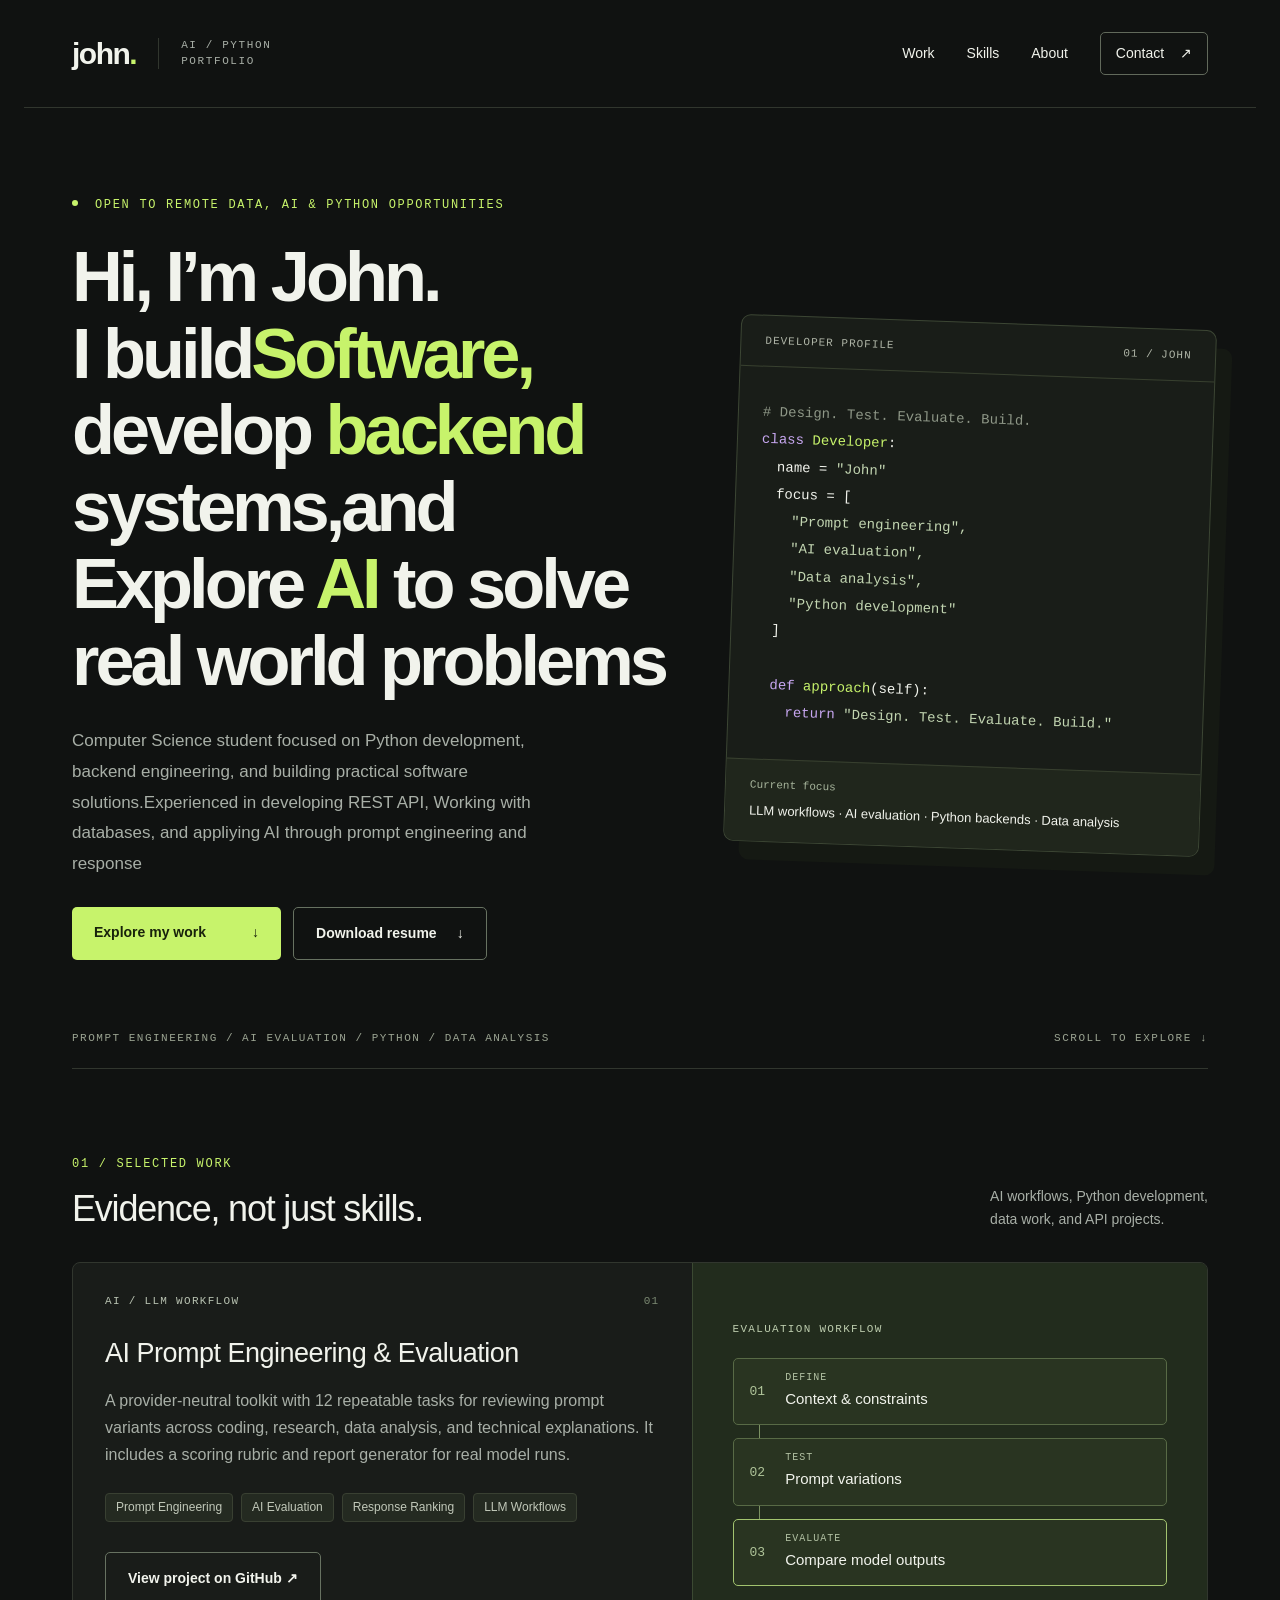
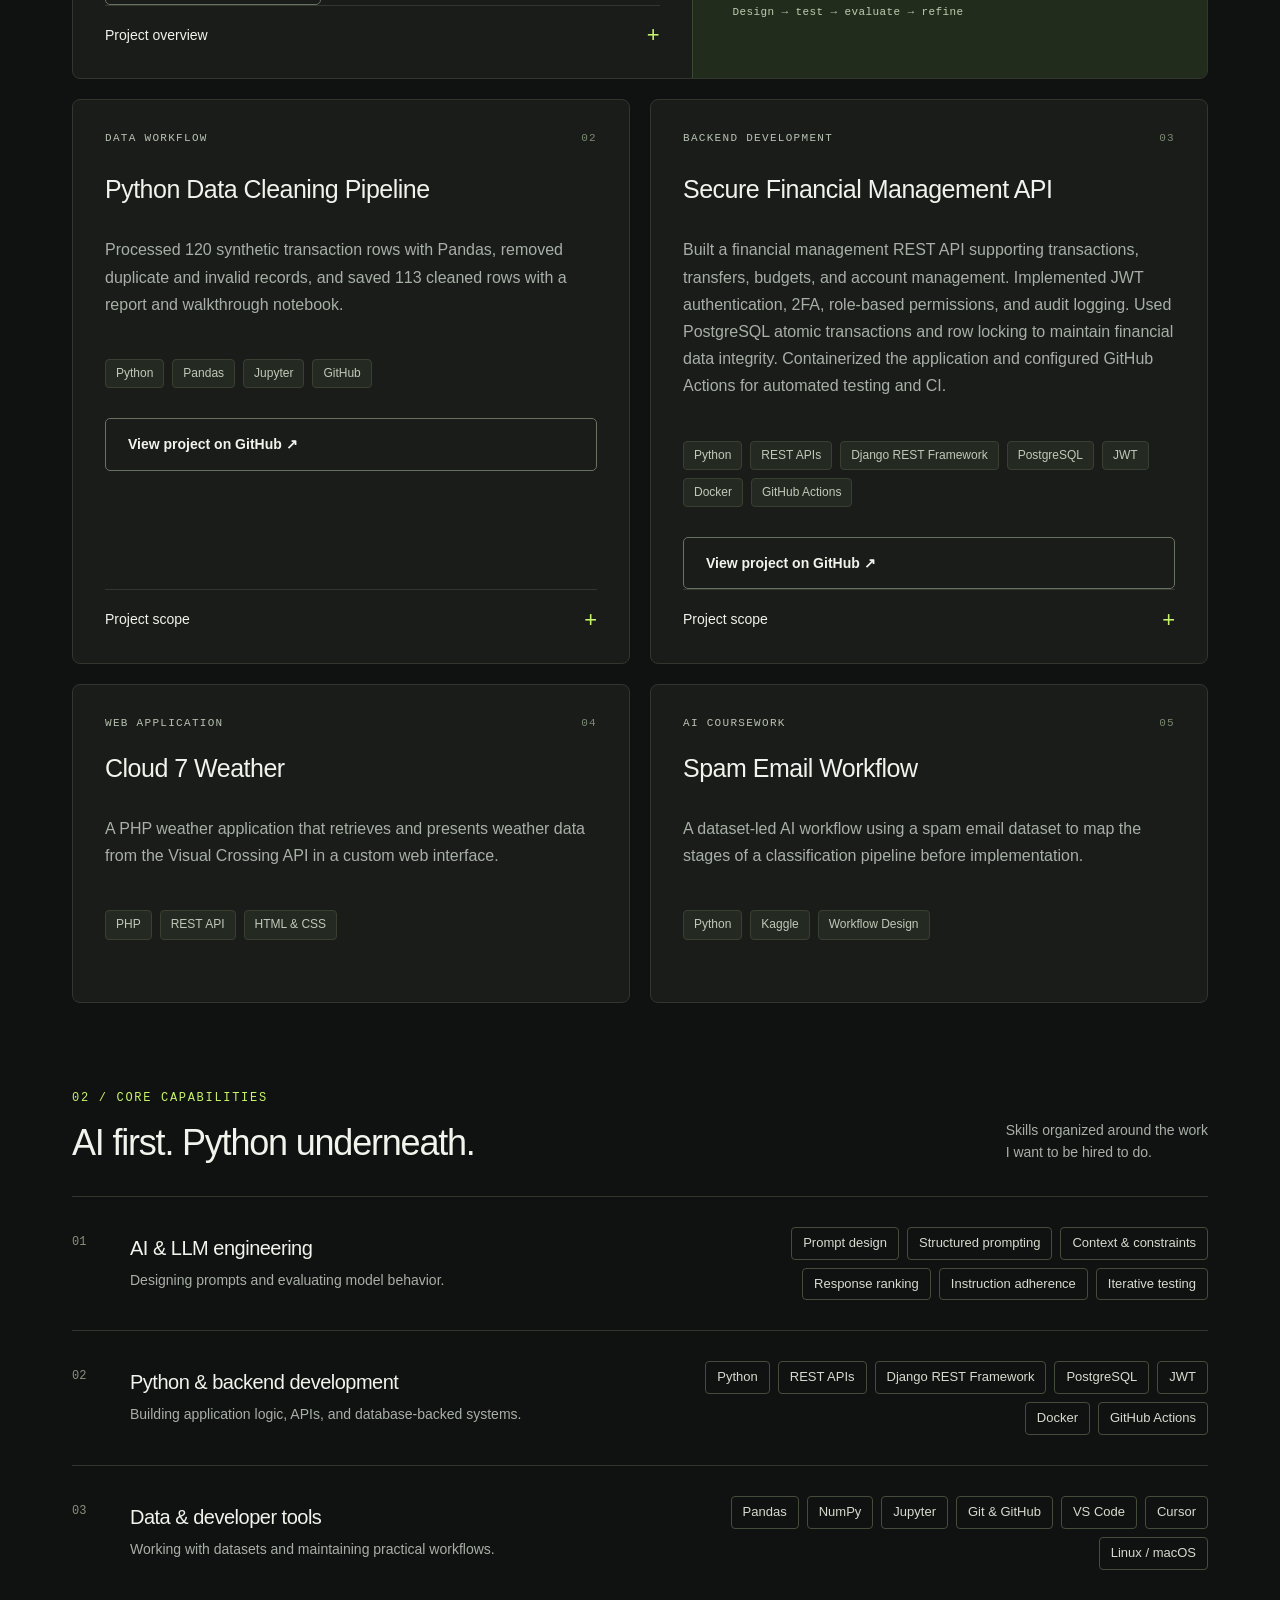
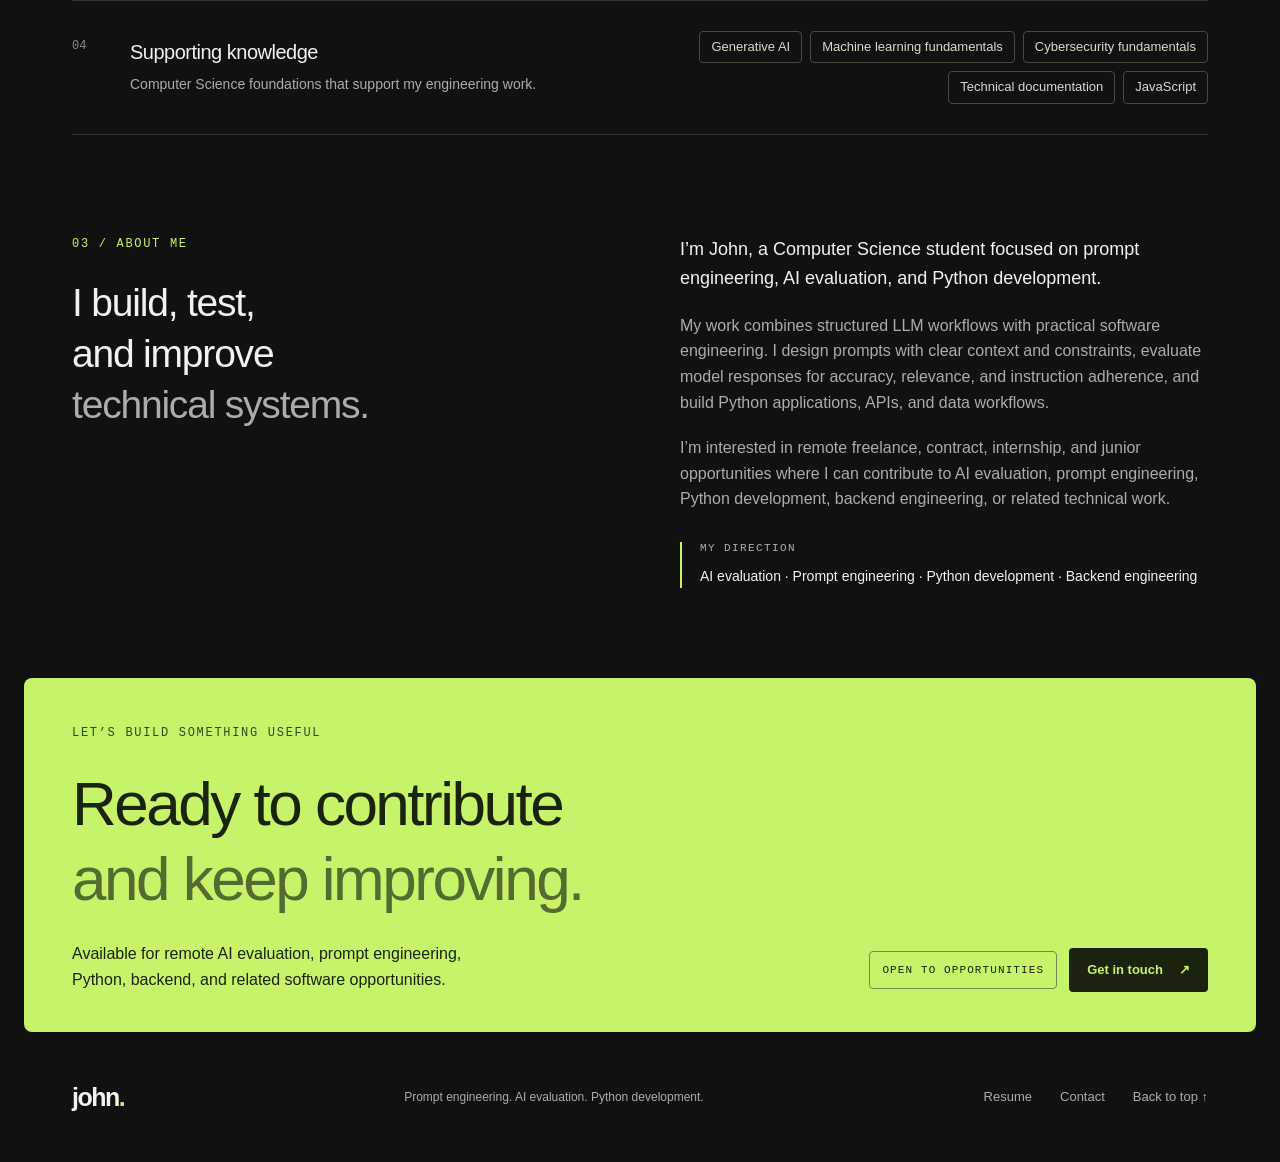
<file: index.html>
<!doctype html>
<html lang="en">
  <head>
    <meta charset="utf-8" />
    <meta name="viewport" content="width=device-width, initial-scale=1" />
    <meta name="theme-color" content="#101211" />
    <title>
      John Okutachi — Prompt Engineer | AI Evaluation | Python Developer
    </title>
    <meta
      name="description"
      content="John Okutachi is a Computer Science student focused on prompt engineering, AI evaluation, Python development, backend APIs, and practical data workflows."
    />
    <link
      rel="icon"
      type="image/svg+xml"
      href="data:image/svg+xml,%3Csvg xmlns='http://www.w3.org/2000/svg' viewBox='0 0 40 40'%3E%3Crect width='40' height='40' rx='9' fill='%23c7f36b'/%3E%3Ctext x='12' y='29' font-family='Arial' font-weight='bold' font-size='28' fill='%23101211'%3EJ%3C/text%3E%3C/svg%3E"
    />
    <link rel="stylesheet" href="style.css?v=ai-portfolio" />
  </head>
  <body>
    <a class="skip" href="#main">Skip to content</a>
    <header class="wrap">
      <a class="brand" href="#" aria-label="John home"
        >john<span>.</span><small>AI / PYTHON PORTFOLIO</small></a
      >
      <nav aria-label="Main navigation">
        <a href="#work">Work</a><a href="#skills">Skills</a
        ><a href="#about">About</a
        ><a class="nav-contact" href="contact.html"
          >Contact <span aria-hidden="true">↗</span></a
        >
      </nav>
    </header>

    <main id="main">
      <section class="hero wrap">
        <div class="intro">
          <p class="eyebrow">
            <span class="status"></span> OPEN TO REMOTE DATA, AI & PYTHON
            OPPORTUNITIES
          </p>
          <h1>
            Hi, I’m John.<br />I build<em>Software,</em> develop
            <em> backend</em> systems,and Explore<em> AI </em>to solve real
            world problems
          </h1>
          <p class="lead">
            Computer Science student focused on Python development, backend
            engineering, and building practical software solutions.Experienced
            in developing REST API, Working with databases, and appliying AI
            through prompt engineering and response
          </p>
          <div class="hero-actions">
            <a class="button" href="#work"
              >Explore my work <span aria-hidden="true">↓</span></a
            ><a
              class="button button-outline"
              href="John Okutachi Resume.docx"
              download
              >Download resume <span aria-hidden="true">↓</span></a
            >
          </div>
        </div>

        <aside class="profile" aria-label="Developer focus">
          <div class="profile-top">
            <span>DEVELOPER PROFILE</span><span>01 / JOHN</span>
          </div>
          <div class="code">
            <span class="muted"># Design. Test. Evaluate. Build.</span
            ><br /><span class="purple">class</span>
            <span class="lime">Developer</span>:<br /><span class="indent"
              >name = <span class="string">"John"</span></span
            ><br /><span class="indent">focus = [</span><br /><span
              class="indent2 string"
              >"Prompt engineering",</span
            ><br /><span class="indent2 string">"AI evaluation",</span
            ><br /><span class="indent2 string">"Data analysis",</span><br />
            <span class="indent2 string">"Python development"</span><br /><span
              class="indent"
              >]</span
            ><br /><br /><span class="indent"
              ><span class="purple">def</span>
              <span class="lime">approach</span>(self):</span
            ><br /><span class="indent2"
              ><span class="purple">return</span>
              <span class="string">"Design. Test. Evaluate. Build."</span></span
            >
          </div>
          <div class="profile-bottom">
            <span>Current focus</span
            ><strong
              >LLM workflows · AI evaluation · Python backends · Data
              analysis</strong
            >
          </div>
        </aside>
        <div class="hero-bottom">
          <span
            >PROMPT ENGINEERING / AI EVALUATION / PYTHON / DATA ANALYSIS</span
          ><span>SCROLL TO EXPLORE ↓</span>
        </div>
      </section>

      <section class="work wrap" id="work">
        <div class="section-title">
          <div>
            <p class="eyebrow">01 / SELECTED WORK</p>
            <h2>Evidence, not just skills.</h2>
          </div>
          <p>
            AI workflows, Python development,<br />data work, and API projects.
          </p>
        </div>

        <article class="project featured">
          <div class="project-copy">
            <div class="project-meta">
              <span>AI / LLM WORKFLOW</span><span>01</span>
            </div>
            <h3>AI Prompt Engineering & Evaluation</h3>
            <p>
              A provider-neutral toolkit with 12 repeatable tasks for reviewing
              prompt variants across coding, research, data analysis, and
              technical explanations. It includes a scoring rubric and report
              generator for real model runs.
            </p>
            <div class="tags">
              <span>Prompt Engineering</span><span>AI Evaluation</span
              ><span>Response Ranking</span><span>LLM Workflows</span>
            </div>
            <a
              class="button button-outline project-link"
              href="https://github.com/Kage-No-Shinobi/ai-prompt-evaluation"
              target="_blank"
              rel="noopener noreferrer"
              >View project on GitHub ↗</a
            >
            <details>
              <summary>
                Project overview <span aria-hidden="true">+</span>
              </summary>
              <div class="detail">
                <p>
                  <strong>Design:</strong> Define the task, context,
                  constraints, and expected output before testing a prompt.
                </p>
                <p>
                  <strong>Evaluation:</strong> Compare model outputs for
                  accuracy, relevance, completeness, and instruction adherence.
                </p>
                <p>
                  <strong>Iteration:</strong> Document what changed between
                  prompt versions and refine the instructions based on results.
                </p>
              </div>
            </details>
          </div>
          <div class="project-visual" aria-label="Prompt evaluation workflow">
            <span class="diagram-label">EVALUATION WORKFLOW</span>
            <div class="flow-item">
              <span>01</span>
              <div>
                <small>DEFINE</small><strong>Context & constraints</strong>
              </div>
            </div>
            <div class="flow-line"></div>
            <div class="flow-item">
              <span>02</span>
              <div><small>TEST</small><strong>Prompt variations</strong></div>
            </div>
            <div class="flow-line"></div>
            <div class="flow-item accent">
              <span>03</span>
              <div>
                <small>EVALUATE</small><strong>Compare model outputs</strong>
              </div>
            </div>
            <span class="diagram-foot">Design → test → evaluate → refine</span>
          </div>
        </article>

        <div class="project-grid">
          <article class="project">
            <div class="project-copy">
              <div class="project-meta">
                <span>DATA WORKFLOW</span><span>02</span>
              </div>
              <h3>Python Data Cleaning Pipeline</h3>
              <p>
                Processed 120 synthetic transaction rows with Pandas, removed
                duplicate and invalid records, and saved 113 cleaned rows with a
                report and walkthrough notebook.
              </p>
              <div class="tags">
                <span>Python</span><span>Pandas</span><span>Jupyter</span
                ><span>GitHub</span>
              </div>
              <a
                class="button button-outline project-link"
                href="https://github.com/Kage-No-Shinobi/python-data-cleaning-pipeline"
                target="_blank"
                rel="noopener noreferrer"
                >View project on GitHub ↗</a
              >
              <details>
                <summary>
                  Project scope <span aria-hidden="true">+</span>
                </summary>
                <div class="detail">
                  <p>
                    <strong>Workflow:</strong> Inspect the raw dataset, apply
                    cleaning steps, preserve the cleaned output, and document
                    the process in a notebook.
                  </p>
                  <p>
                    <strong>Focus:</strong> Data quality, reproducibility, and a
                    repository structure another person can follow.
                  </p>
                </div>
              </details>
            </div>
          </article>

          <article class="project">
            <div class="project-copy">
              <div class="project-meta">
                <span>BACKEND DEVELOPMENT</span><span>03</span>
              </div>
              <h3>Secure Financial Management API</h3>
              <p>
                Built a financial management REST API supporting transactions,
                transfers, budgets, and account management. Implemented JWT
                authentication, 2FA, role-based permissions, and audit logging.
                Used PostgreSQL atomic transactions and row locking to maintain
                financial data integrity. Containerized the application and
                configured GitHub Actions for automated testing and CI.
              </p>
              <div class="tags">
                <span>Python</span>
                <span>REST APIs</span><span>Django REST Framework</span
                ><span>PostgreSQL</span><span>JWT</span><span>Docker</span
                ><span>GitHub Actions</span>
              </div>
              <a
                class="button button-outline project-link"
                href="https://github.com/Kage-No-Shinobi/Secure-Financial-Management-Api"
                target="_blank"
                rel="noopener noreferrer"
                >View project on GitHub ↗</a
              >
              <details>
                <summary>
                  Project scope <span aria-hidden="true">+</span>
                </summary>
                <div class="detail">
                  <p>
                    <strong>Workflow:</strong>

                    ⁠ ⁠User registration, authentication, and account
                    verification. ⁠Managing financial accounts, income,
                    expenses, and transfers. ⁠ ⁠Processing transactions with
                    balance validation and database integrity. ⁠Managing
                    budgets, transaction history, and financial reports.
                    ⁠Recording security events and financial activities.
                  </p>
                  <p>
                    <strong>Focus:</strong>⁠Developing a secure and reliable
                    financial REST API. ⁠ ⁠Maintaining financial data integrity
                    using PostgreSQL transactions and row locking. ⁠
                    ⁠Implementing JWT authentication, role-based access control,
                    and session management. ⁠Providing structured API endpoints
                    and interactive documentation.
                  </p>
                  <p>
                    <strong>Supporting work:</strong>Docker and Docker Compose
                    for application containerization. ⁠GitHub Actions for
                    automated testing and CI. ⁠PostgreSQL for persistent
                    financial data storage. ⁠Redis and Celery for background
                    processing. ⁠ ⁠Swagger/OpenAPI for API documentation.
                    ⁠Automated tests for authentication, transactions,
                    permissions, and financial operations.
                  </p>
                </div>
              </details>
            </div>
          </article>
        </div>

        <div
          class="project-grid project-grid-secondary"
          aria-label="Additional projects"
        >
          <article class="project compact-project">
            <div class="project-copy">
              <div class="project-meta">
                <span>WEB APPLICATION</span><span>04</span>
              </div>
              <h3>Cloud 7 Weather</h3>
              <p>
                A PHP weather application that retrieves and presents weather
                data from the Visual Crossing API in a custom web interface.
              </p>
              <div class="tags">
                <span>PHP</span><span>REST API</span><span>HTML & CSS</span>
              </div>
            </div>
          </article>
          <article class="project compact-project">
            <div class="project-copy">
              <div class="project-meta">
                <span>AI COURSEWORK</span><span>05</span>
              </div>
              <h3>Spam Email Workflow</h3>
              <p>
                A dataset-led AI workflow using a spam email dataset to map the
                stages of a classification pipeline before implementation.
              </p>
              <div class="tags">
                <span>Python</span><span>Kaggle</span
                ><span>Workflow Design</span>
              </div>
            </div>
          </article>
        </div>
      </section>

      <section class="skills wrap" id="skills">
        <div class="section-title">
          <div>
            <p class="eyebrow">02 / CORE CAPABILITIES</p>
            <h2>AI first. Python underneath.</h2>
          </div>
          <p>Skills organized around the work<br />I want to be hired to do.</p>
        </div>
        <div class="skill-list">
          <div class="skill-row">
            <span class="skill-number">01</span>
            <div>
              <h3>AI & LLM engineering</h3>
              <p>Designing prompts and evaluating model behavior.</p>
            </div>
            <div class="skill-tags">
              <span>Prompt design</span><span>Structured prompting</span
              ><span>Context & constraints</span><span>Response ranking</span
              ><span>Instruction adherence</span><span>Iterative testing</span>
            </div>
          </div>
          <div class="skill-row">
            <span class="skill-number">02</span>
            <div>
              <h3>Python & backend development</h3>
              <p>
                Building application logic, APIs, and database-backed systems.
              </p>
            </div>
            <div class="skill-tags">
              <span>Python</span>
              <span>REST APIs</span><span>Django REST Framework</span
              ><span>PostgreSQL</span><span>JWT</span><span>Docker</span
              ><span>GitHub Actions</span>
            </div>
          </div>
          <div class="skill-row">
            <span class="skill-number">03</span>
            <div>
              <h3>Data & developer tools</h3>
              <p>Working with datasets and maintaining practical workflows.</p>
            </div>
            <div class="skill-tags">
              <span>Pandas</span><span>NumPy</span><span>Jupyter</span
              ><span>Git & GitHub</span><span>VS Code</span><span>Cursor</span
              ><span>Linux / macOS</span>
            </div>
          </div>
          <div class="skill-row">
            <span class="skill-number">04</span>
            <div>
              <h3>Supporting knowledge</h3>
              <p>
                Computer Science foundations that support my engineering work.
              </p>
            </div>
            <div class="skill-tags">
              <span>Generative AI</span
              ><span>Machine learning fundamentals</span
              ><span>Cybersecurity fundamentals</span
              ><span>Technical documentation</span><span>JavaScript</span>
            </div>
          </div>
        </div>
      </section>

      <section class="about wrap" id="about">
        <div>
          <p class="eyebrow">03 / ABOUT ME</p>
          <h2>
            I build, test,<br />and improve<br /><span>technical systems.</span>
          </h2>
        </div>
        <div class="about-copy">
          <p>
            I’m John, a Computer Science student focused on prompt engineering,
            AI evaluation, and Python development.
          </p>
          <p>
            My work combines structured LLM workflows with practical software
            engineering. I design prompts with clear context and constraints,
            evaluate model responses for accuracy, relevance, and instruction
            adherence, and build Python applications, APIs, and data workflows.
          </p>
          <p>
            I’m interested in remote freelance, contract, internship, and junior
            opportunities where I can contribute to AI evaluation, prompt
            engineering, Python development, backend engineering, or related
            technical work.
          </p>
          <div class="about-note">
            <span>MY DIRECTION</span
            ><strong
              >AI evaluation · Prompt engineering · Python development · Backend
              engineering</strong
            >
          </div>
        </div>
      </section>

      <section class="opportunity wrap" id="opportunities">
        <p class="eyebrow">LET’S BUILD SOMETHING USEFUL</p>
        <h2>Ready to contribute<br /><em>and keep improving.</em></h2>
        <div class="opportunity-bottom">
          <p>
            Available for remote AI evaluation, prompt engineering,<br />Python,
            backend, and related software opportunities.
          </p>
          <div class="opportunity-actions">
            <span class="open-label">OPEN TO OPPORTUNITIES</span
            ><a class="opportunity-link" href="contact.html"
              >Get in touch <span aria-hidden="true">↗</span></a
            >
          </div>
        </div>
      </section>
    </main>

    <footer class="wrap">
      <a class="brand" href="#">john<span>.</span></a
      ><span>Prompt engineering. AI evaluation. Python development.</span>
      <div class="footer-links">
        <a href="John Okutachi Resume.docx" download>Resume</a
        ><a href="contact.html">Contact</a><a href="#main">Back to top ↑</a>
      </div>
    </footer>
  </body>
</html>
</file>
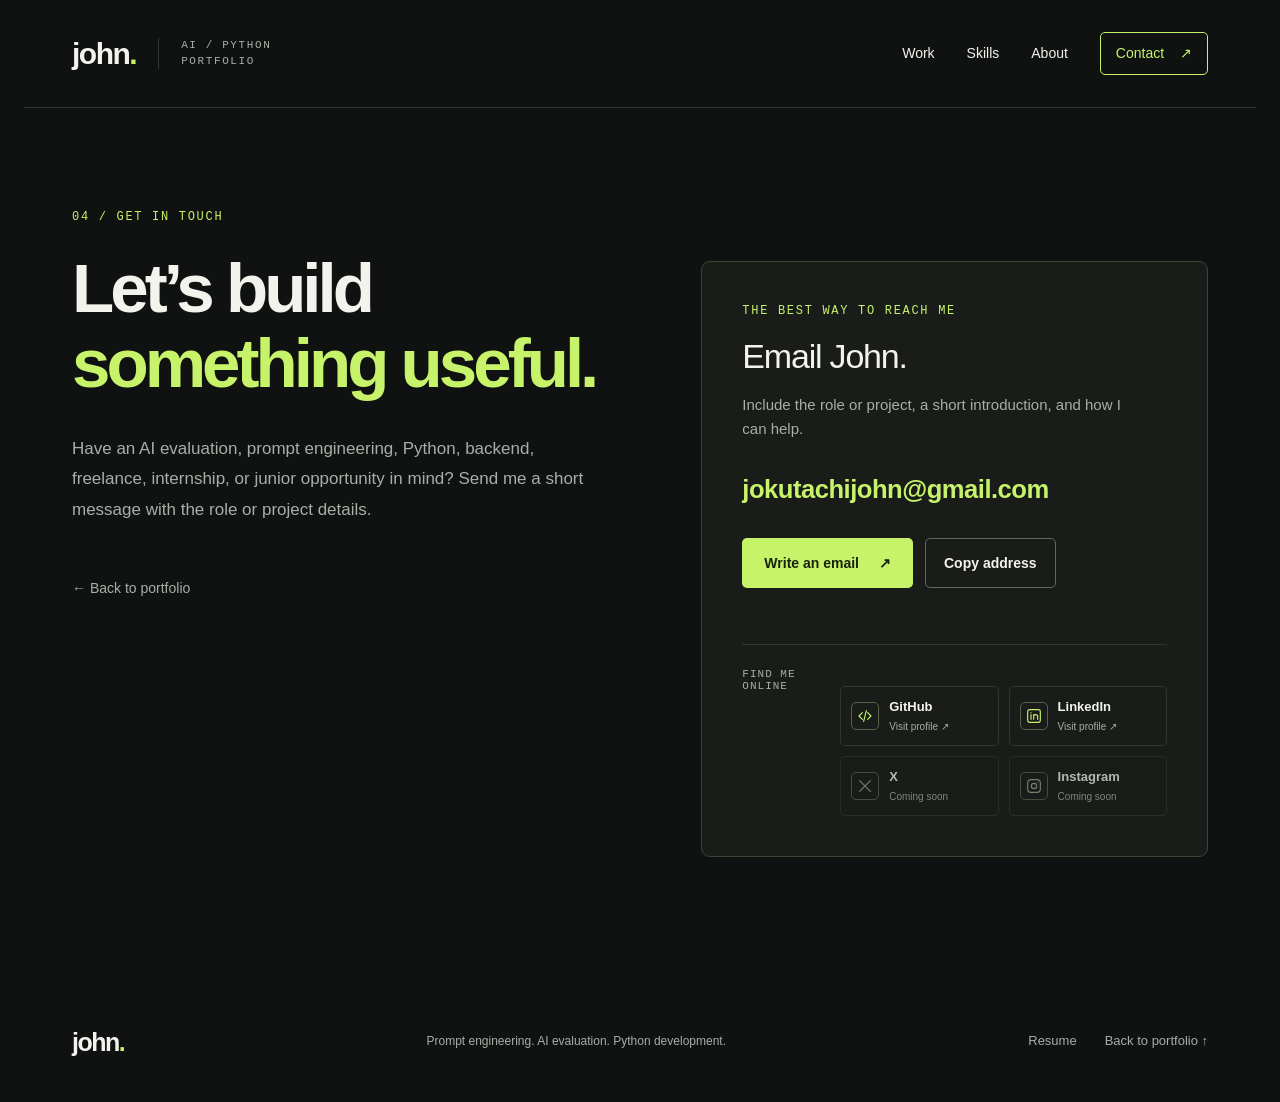
<file: contact.html>
<!doctype html>
<html lang="en">
<head>
  <meta charset="utf-8">
  <meta name="viewport" content="width=device-width, initial-scale=1">
  <meta name="theme-color" content="#101211">
  <title>Contact John Okutachi — AI Evaluation & Python</title>
  <meta name="description" content="Contact John Okutachi about prompt engineering, AI evaluation, Python development, backend, freelance, internship, and junior opportunities.">
  <link rel="icon" type="image/svg+xml" href="data:image/svg+xml,%3Csvg xmlns='http://www.w3.org/2000/svg' viewBox='0 0 40 40'%3E%3Crect width='40' height='40' rx='9' fill='%23c7f36b'/%3E%3Ctext x='12' y='29' font-family='Arial' font-weight='bold' font-size='28' fill='%23101211'%3EJ%3C/text%3E%3C/svg%3E">
  <link rel="stylesheet" href="style.css?v=ai-portfolio">
</head>
<body>
  <a class="skip" href="#main">Skip to content</a>
  <header class="wrap">
    <a class="brand" href="index.html" aria-label="John home">john<span>.</span><small>AI / PYTHON PORTFOLIO</small></a>
    <nav aria-label="Main navigation">
      <a href="index.html#work">Work</a>
      <a href="index.html#skills">Skills</a>
      <a href="index.html#about">About</a>
      <a class="nav-contact" href="contact.html" aria-current="page">Contact <span aria-hidden="true">↗</span></a>
    </nav>
  </header>
  <main class="contact-main wrap" id="main">
    <p class="eyebrow">04 / GET IN TOUCH</p>
    <div class="contact-grid">
      <div>
        <h1>Let’s build<br><em>something useful.</em></h1>
        <p class="lead">Have an AI evaluation, prompt engineering, Python, backend, freelance, internship, or junior opportunity in mind? Send me a short message with the role or project details.</p>
        <a class="contact-back" href="index.html">← Back to portfolio</a>
      </div>
      <aside class="contact-card" aria-label="Contact details">
        <p class="eyebrow">THE BEST WAY TO REACH ME</p>
        <h2>Email John.</h2>
        <p>Include the role or project, a short introduction, and how I can help.</p>
        <a class="contact-address" href="mailto:jokutachijohn@gmail.com?subject=Portfolio%20enquiry">jokutachijohn@gmail.com</a>
        <div class="contact-actions">
          <a class="button" href="mailto:jokutachijohn@gmail.com?subject=Portfolio%20enquiry">Write an email <span aria-hidden="true">↗</span></a>
          <button class="copy-button" type="button" id="copy-email">Copy address</button>
        </div>
        <p class="copy-status" id="copy-status" role="status" aria-live="polite"></p>
        <div class="contact-other">
          <span>FIND ME ONLINE</span>
          <div class="social-grid">
            <a class="social-link" href="https://github.com/Kage-No-Shinobi" target="_blank" rel="noopener noreferrer" aria-label="GitHub profile">
              <span class="social-icon" aria-hidden="true"><svg viewBox="0 0 24 24" fill="none" stroke="currentColor" stroke-width="1.7" stroke-linecap="round" stroke-linejoin="round"><path d="m8 7-5 5 5 5m8-10 5 5-5 5M14 4l-4 16"/></svg></span>
              <span><strong>GitHub</strong><small class="link-ready">Visit profile ↗</small></span>
            </a>
            <a class="social-link" href="https://www.linkedin.com/in/john-ayomide-12663a38a" target="_blank" rel="noopener noreferrer" aria-label="LinkedIn profile">
              <span class="social-icon" aria-hidden="true"><svg viewBox="0 0 24 24" fill="none" stroke="currentColor" stroke-width="1.7" stroke-linecap="round" stroke-linejoin="round"><rect x="2.5" y="2.5" width="19" height="19" rx="3"/><path d="M7.5 10v7m0-10v.01M11.5 17v-7m0 3a3 3 0 0 1 6 0v4"/></svg></span>
              <span><strong>LinkedIn</strong><small class="link-ready">Visit profile ↗</small></span>
            </a>
            <a class="social-link" aria-label="X profile coming soon">
              <span class="social-icon" aria-hidden="true"><svg viewBox="0 0 24 24" fill="none" stroke="currentColor" stroke-width="1.8" stroke-linecap="round"><path d="M4 4 20 20M20 4 4 20"/></svg></span>
              <span><strong>X</strong><small class="link-pending">Coming soon</small></span>
            </a>
            <a class="social-link" aria-label="Instagram profile coming soon">
              <span class="social-icon" aria-hidden="true"><svg viewBox="0 0 24 24" fill="none" stroke="currentColor" stroke-width="1.7"><rect x="2.5" y="2.5" width="19" height="19" rx="5"/><circle cx="12" cy="12" r="4"/><circle cx="17.5" cy="6.5" r=".8" fill="currentColor" stroke="none"/></svg></span>
              <span><strong>Instagram</strong><small class="link-pending">Coming soon</small></span>
            </a>
          </div>
        </div>
      </aside>
    </div>
  </main>
  <footer class="wrap"><a class="brand" href="index.html">john<span>.</span></a><span>Prompt engineering. AI evaluation. Python development.</span><div class="footer-links"><a href="resume.docx" download>Resume</a><a href="index.html">Back to portfolio ↑</a></div></footer>
  <script>
    document.getElementById('copy-email').addEventListener('click', async () => {
      const status = document.getElementById('copy-status');
      try {
        await navigator.clipboard.writeText('jokutachijohn@gmail.com');
        status.textContent = 'Email address copied.';
      } catch {
        status.textContent = 'Select and copy the email address above.';
      }
    });
  </script>
</body>
</html>
</file>
<file: style.css>
:root{--bg:#101211;--panel:#191c19;--text:#f1f3ec;--muted:#a8afa7;--line:#31362e;--lime:#c7f36b}*{box-sizing:border-box}html{scroll-behavior:smooth;scroll-padding-top:30px}body{margin:0;background:var(--bg);color:var(--text);font-family:Arial,Helvetica,sans-serif;line-height:1.6}a{color:inherit;text-decoration:none}button,a,summary{-webkit-tap-highlight-color:transparent}a:focus-visible,summary:focus-visible{outline:2px solid var(--lime);outline-offset:6px}a:hover{color:var(--lime)}.wrap{max-width:1232px;margin:auto;padding-left:48px;padding-right:48px}.skip{position:absolute;left:20px;top:-100px;background:var(--lime);color:#101211;padding:12px;z-index:5}.skip:focus{top:10px}header{display:flex;align-items:center;justify-content:space-between;min-height:108px;border-bottom:1px solid var(--line);gap:24px}.brand{font-size:30px;letter-spacing:-1.5px;font-weight:800;display:flex;align-items:center;gap:0}.brand>span{color:var(--lime)}.brand small{font:11px/1.4 monospace;letter-spacing:1.6px;color:var(--muted);border-left:1px solid var(--line);margin-left:22px;padding-left:22px;max-width:135px}nav{display:flex;gap:32px;align-items:center;font-size:14px}nav .nav-contact{border:1px solid #61695b;padding:9px 15px;border-radius:5px}nav span{margin-left:12px}.hero{padding-top:88px;display:grid;grid-template-columns:1.25fr 1fr;column-gap:64px}.eyebrow{font:12px/1.5 monospace;letter-spacing:1.7px;margin:0 0 25px;color:var(--lime)}.status{display:inline-block;width:6px;height:6px;border-radius:50%;background:var(--lime);vertical-align:2px;margin-right:8px}h1{font-size:clamp(48px,5.5vw,74px);letter-spacing:-4px;line-height:1.09;margin:0;font-weight:600}em{font-style:normal;color:var(--lime)}.lead{color:var(--muted);font-size:17px;max-width:480px;line-height:1.8;margin:27px 0 28px}.button{display:inline-flex;gap:46px;background:var(--lime);color:#18220b;padding:14px 22px;border-radius:5px;font-size:14px;font-weight:700;transition:background .2s,transform .2s}.button:hover{background:#d6ff86;color:#18220b;transform:translateY(-2px)}.profile{margin-top:16px;align-self:center;background:#191d18;border:1px solid #3c4634;border-radius:10px;transform:rotate(2deg);box-shadow:16px 18px 0 #151913;overflow:hidden}.profile-top{display:flex;justify-content:space-between;padding:19px 24px;border-bottom:1px solid #38402f;color:#afb5a7;font:11px monospace;letter-spacing:1px}.code{font:clamp(12px,1.1vw,14px)/1.95 monospace;padding:32px 24px;white-space:nowrap}.indent{padding-left:16px}.indent2{padding-left:32px}.muted{color:#8e9787}.purple{color:#c7a7f0}.lime{color:var(--lime)}.string{color:#c2d5b1}.profile-bottom{padding:19px 24px;background:#20261c;border-top:1px solid #38402f}.profile-bottom span{display:block;font:11px monospace;color:#a7b59c;margin-bottom:6px}.profile-bottom strong{font-size:13px;font-weight:500}.hero-bottom{grid-column:1/-1;display:flex;justify-content:space-between;border-bottom:1px solid var(--line);margin-top:72px;padding-bottom:24px;font:11px monospace;letter-spacing:1.5px;color:#9ba492}section{scroll-margin-top:24px}.work,.skills{padding-top:86px}.section-title{display:flex;justify-content:space-between;align-items:end;gap:30px;margin-bottom:32px}.section-title .eyebrow{margin-bottom:14px}h2{font-size:36px;line-height:1.2;letter-spacing:-1.2px;margin:0;font-weight:500}.section-title>p{color:var(--muted);font-size:14px;margin:0}.project{background:var(--panel);border:1px solid var(--line);border-radius:8px;overflow:hidden}.featured{display:grid;grid-template-columns:1.2fr 1fr}.project-copy{padding:32px}.project-meta{display:flex;justify-content:space-between;font:11px monospace;letter-spacing:1.3px;color:#b8c2b1}.project-meta span:last-child{color:#7b8972}h3{font-size:27px;line-height:1.25;font-weight:500;letter-spacing:-.5px;margin:30px 0 15px}.project p{color:var(--muted);font-size:16px;line-height:1.7}.tags,.skill-tags{display:flex;flex-wrap:wrap;gap:8px}.tags{margin:25px 0 30px}.tags span{font-size:12px;color:#c1c8b9;background:#242a21;border:1px solid #394032;border-radius:4px;padding:4px 10px}details{border-top:1px solid var(--line);padding-top:18px}summary{font-size:14px;cursor:pointer;list-style:none;display:flex;justify-content:space-between;align-items:center}summary::-webkit-details-marker{display:none}summary span{color:var(--lime);font-size:22px;line-height:1}details[open] summary span{transform:rotate(45deg)}.detail p{font-size:14px}.detail strong{color:#e4e8dc}.project-visual{background:#222c1d;padding:30px 40px;display:flex;flex-direction:column;justify-content:center;border-left:1px solid #3b4932}.diagram-label,.diagram-foot{font:11px monospace;letter-spacing:1.3px;color:#bdcdae}.diagram-label{margin-bottom:23px}.flow-item{padding:13px 16px;border:1px solid #586a46;border-radius:5px;display:flex;align-items:center;gap:20px;background:#293421}.flow-item>span{font:13px monospace;color:#b0c59a}.flow-item small{font:10px monospace;color:#b2c1a3;display:block;margin-bottom:3px;letter-spacing:1px}.flow-item strong{font-size:15px;font-weight:500}.flow-line{height:13px;border-left:1px solid #7b9162;margin-left:26px}.flow-item.accent{border-color:#a2c36f}.diagram-foot{margin-top:20px;letter-spacing:.4px}.project-grid{display:grid;grid-template-columns:1fr 1fr;gap:20px;margin-top:20px}.project-grid h3{font-size:25px}.project-grid .project-copy{height:100%;display:flex;flex-direction:column}.project-grid details{margin-top:auto}.skill-list{border-top:1px solid var(--line)}.skill-row{display:grid;grid-template-columns:40px 1fr 1fr;gap:18px;align-items:center;padding:30px 0;border-bottom:1px solid var(--line)}.skill-number{color:#87917d;font:12px monospace;align-self:start;padding-top:8px}.skill-row h3{font-size:20px;margin:0 0 8px}.skill-row p{color:var(--muted);font-size:14px;margin:0}.skill-tags{justify-content:flex-end}.skill-tags span{border:1px solid #444d3c;border-radius:4px;padding:5px 11px;font-size:13px;color:#d5dbce}.about{display:grid;grid-template-columns:1fr 1fr;gap:80px;padding-top:100px;padding-bottom:90px}.about h2{font-size:39px;line-height:1.3}.about h2 span{color:var(--muted)}.about-copy>p{color:var(--muted);font-size:16px;margin:0 0 20px}.about-copy>p:first-child{color:var(--text);font-size:18px}.about-note{border-left:2px solid var(--lime);padding-left:18px;margin-top:30px}.about-note span{display:block;color:#aab49e;font:11px monospace;letter-spacing:1.4px;margin-bottom:9px}.about-note strong{font-size:14px;font-weight:400}.opportunity{background:var(--lime);color:#19230d;padding-top:46px;padding-bottom:40px;border-radius:8px}.opportunity .eyebrow{color:#36471d}.opportunity h2{font-size:62px;letter-spacing:-2.5px}.opportunity em{color:#526b31}.opportunity-bottom{display:flex;justify-content:space-between;align-items:end;gap:30px;margin-top:25px}.opportunity-bottom p{margin:0;font-size:16px}.open-label{font:11px monospace;letter-spacing:1.1px;border:1px solid #708c49;padding:12px;border-radius:4px}footer{display:flex;justify-content:space-between;align-items:center;gap:25px;padding-top:45px;padding-bottom:40px;font-size:12px;color:var(--muted)}footer .brand{color:var(--text);font-size:25px}footer>a:last-child{font-size:13px}@media(min-width:1450px){.wrap{max-width:1320px}.hero{column-gap:100px}h1{font-size:80px}.code{font-size:15px}}@media(max-width:900px){.wrap{padding-left:28px;padding-right:28px}.brand small{display:none}.hero{column-gap:28px;padding-top:60px}h1{font-size:57px;letter-spacing:-2.5px}.code{font-size:11px;padding:24px 16px}.profile-top{padding:16px;font-size:10px}.profile-bottom{padding:16px}.profile-bottom strong{font-size:12px}.profile-top span:last-child{display:none}.about{gap:35px}.project-visual{padding:28px}.opportunity{margin:0 28px}.skill-row{grid-template-columns:25px 1fr 1fr}.opportunity h2{font-size:52px}}@media(max-width:650px){header{min-height:86px;gap:15px}nav{gap:19px}nav a{font-size:13px}.nav-contact{display:none}.hero{grid-template-columns:1fr;padding-top:44px}h1{font-size:56px}.lead{font-size:16px}.profile{margin:48px 8px 0;transform:rotate(1deg)}.code{font-size:13px;padding:25px}.profile-top{font-size:11px}.profile-top span:last-child{display:block}.profile-bottom strong{font-size:13px}.hero-bottom{margin-top:45px;font-size:10px;letter-spacing:.7px}.hero-bottom span:last-child{display:none}.work,.skills{padding-top:58px}.section-title{display:block}.section-title>p{margin-top:16px}.section-title>p br{display:none}h2{font-size:30px}.featured,.project-grid{grid-template-columns:1fr}.project-visual{border-left:0;border-top:1px solid #3b4932}.project-copy{padding:24px}.skill-row{grid-template-columns:24px 1fr;gap:12px;padding:25px 0}.skill-tags{grid-column:2;justify-content:flex-start;margin-top:12px}.about{grid-template-columns:1fr;gap:30px;padding-top:60px;padding-bottom:60px}.about h2{font-size:34px}.opportunity{padding:30px 24px}.opportunity h2{font-size:43px;letter-spacing:-1.5px}.opportunity-bottom{display:block}.open-label{display:inline-block;margin-top:24px}.opportunity-bottom br{display:none}footer{flex-wrap:wrap;gap:20px}footer>span{order:3;flex-basis:100%;font-size:12px}}@media(prefers-reduced-motion:reduce){html{scroll-behavior:auto}.button{transition:none}}

.opportunity-actions{display:flex;flex-wrap:wrap;align-items:center;justify-content:flex-end;gap:12px}
.opportunity-link{display:inline-flex;align-items:center;gap:16px;background:#19230d;color:var(--lime);padding:12px 18px;border-radius:4px;font-size:13px;font-weight:700;white-space:nowrap}
.opportunity-link:hover{color:#fff;background:#30451a}
.footer-links{display:flex;gap:28px;font-size:13px}
.contact-main{padding-top:100px;padding-bottom:120px;min-height:calc(100vh - 230px)}
.contact-grid{display:grid;grid-template-columns:1.1fr 1fr;gap:72px;align-items:start}
.contact-main h1{font-size:clamp(48px,5.4vw,74px)}
.contact-main .lead{max-width:540px;margin-top:32px}
.contact-back{display:inline-block;margin-top:24px;font-size:14px;color:var(--muted)}
.contact-card{border:1px solid #3c4634;border-radius:9px;background:var(--panel);padding:40px;margin-top:10px}
.contact-card .eyebrow{margin-bottom:16px}
.contact-card h2{font-size:34px}
.contact-card>p:not(.eyebrow):not(.copy-status){color:var(--muted);font-size:15px;margin:16px 0 28px;max-width:390px}
.contact-address{display:inline-block;color:var(--lime);font-size:clamp(19px,2vw,26px);font-weight:600;letter-spacing:-.5px;overflow-wrap:anywhere}
.contact-actions{display:flex;flex-wrap:wrap;gap:12px;margin-top:28px}
.contact-actions .button{gap:20px}
.copy-button{font:700 14px Arial,Helvetica,sans-serif;color:var(--text);background:transparent;border:1px solid #61695b;border-radius:5px;padding:13px 18px;cursor:pointer}
.copy-button:hover{border-color:var(--lime);color:var(--lime)}
.copy-button:focus-visible{outline:2px solid var(--lime);outline-offset:4px}
.copy-status{min-height:24px;font-size:13px;color:var(--lime);margin:12px 0 0}
.contact-other{display:flex;justify-content:space-between;gap:16px;border-top:1px solid var(--line);padding-top:23px;margin-top:20px;font-size:13px}
.contact-other>span{color:var(--muted);font:11px monospace;letter-spacing:1px}
nav a[aria-current="page"]{color:var(--lime);border-color:var(--lime)}
@media(max-width:900px){.contact-grid{gap:30px}.contact-card{padding:28px}}
@media(max-width:650px){nav{gap:12px}nav a{font-size:12px}nav .nav-contact{display:inline-flex;padding:7px 10px}nav .nav-contact span{display:none}.opportunity-actions{justify-content:flex-start;margin-top:24px}.open-label{margin-top:0}.contact-main{padding-top:64px;padding-bottom:80px}.contact-grid{grid-template-columns:1fr;gap:24px}.contact-main h1{font-size:clamp(43px,10vw,56px);letter-spacing:-2px}.contact-card{margin-top:0;padding:25px}.contact-main .lead{margin-bottom:12px}.contact-other{flex-wrap:wrap}.footer-links{gap:18px}}
@media(max-width:410px){nav a:nth-child(2),nav a:nth-child(3){display:none}}
.social-grid{display:grid;grid-template-columns:1fr 1fr;gap:10px;margin-top:18px;width:100%}
.social-link{display:flex;align-items:center;gap:10px;border:1px solid var(--line);border-radius:5px;padding:10px;color:var(--text);min-width:0}
.social-link:hover{border-color:var(--lime);color:var(--text)}
.social-icon{display:grid;place-items:center;width:28px;height:28px;border:1px solid #56614c;border-radius:5px;color:var(--lime);flex:0 0 auto}
.social-icon svg{width:16px;height:16px}
.social-link strong,.social-link small{display:block}
.social-link strong{font-size:13px;font-weight:600}
.social-link small{font-size:10px;color:var(--muted);margin-top:1px}
.social-link .link-ready{display:none}
.social-link[href]:hover .link-pending{display:none}
.social-link[href]:hover .link-ready,.social-link[href] .link-ready{display:block}
.social-link:not([href]){cursor:default;opacity:.72}
.social-link:not([href]) .social-icon{color:#9aa394}
@media(max-width:650px){.social-grid{grid-template-columns:1fr}.contact-other>span{flex-basis:100%}}

.hero-actions{display:flex;flex-wrap:wrap;gap:12px}
.button-outline{background:transparent;color:var(--text);border:1px solid #677261;gap:20px}
.button-outline:hover{background:#232a20;color:var(--lime);border-color:var(--lime)}

.project-grid-secondary{margin-top:20px}
.compact-project .project-copy{min-height:100%}
.compact-project h3{margin-top:24px}
</file>
